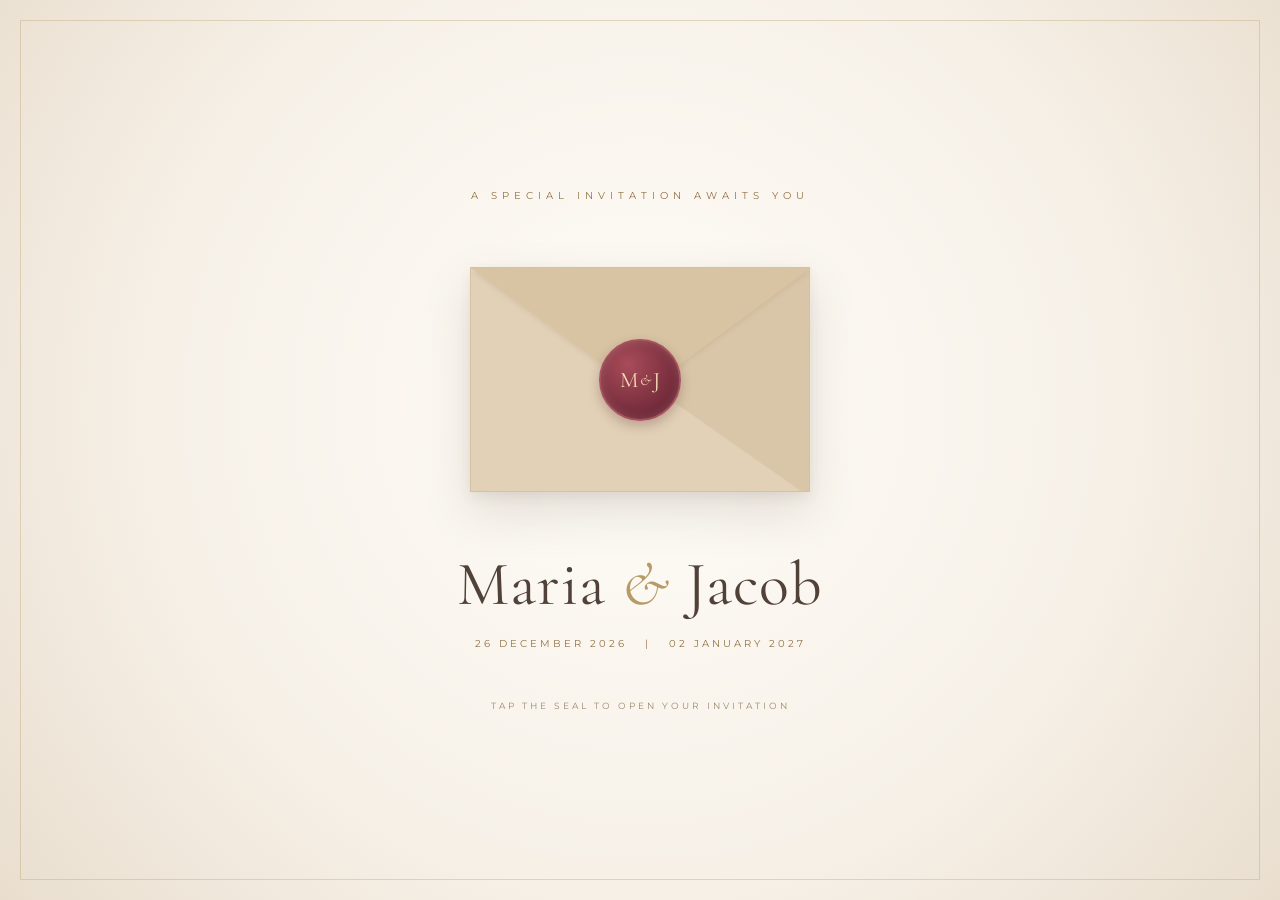
<file: index.html>
<!DOCTYPE html>
<html lang="en">

<head>
    <meta charset="UTF-8">
    <meta name="viewport" content="width=device-width, initial-scale=1.0">

    <title>Maria & Jacob | Wedding Invitation</title>

    <!-- Google Fonts -->
    <link rel="preconnect" href="https://fonts.googleapis.com">
    <link rel="preconnect" href="https://fonts.gstatic.com" crossorigin>

    <link href="https://fonts.googleapis.com/css2?family=Cormorant+Garamond:wght@400;500;600;700&family=Montserrat:wght@300;400;500&display=swap"
        rel="stylesheet">

    <!-- CSS -->
    <link rel="stylesheet" href="css/style.css">
    <link rel="stylesheet" href="css/envelope.css">
    <link rel="stylesheet" href="css/invitation.css">
    <link rel="stylesheet" href="css/responsive.css">

</head>

<body>

    <!-- BACKGROUND MUSIC -->

<audio id="weddingMusic" loop preload="none">

    <source src="assets/music/wedding-music.mp3" type="audio/mpeg">

    Your browser does not support audio playback.

</audio>


<!-- MUSIC CONTROL -->

<button id="musicToggle" class="music-toggle"
    aria-label="Pause wedding music"
    aria-pressed="true"
    title="Pause music">

    <span id="musicIcon">♫</span>

</button>

    <!-- ENVELOPE INTRODUCTION -->

    <main class="intro-screen">

        <div class="intro-content">

            <p class="intro-subtitle">
                A SPECIAL INVITATION AWAITS YOU
            </p>

            <div class="envelope-container">

                <div class="envelope" id="envelope">

    <div class="envelope-back"></div>

    <div class="envelope-letter" id="envelopeLetter">

        <div class="letter-preview">
            <span>THE WEDDING OF</span>
            <h2>Maria & Jacob</h2>
        </div>

    </div>

    <div class="envelope-front"></div>

    <div class="envelope-flap"></div>

    <button class="wax-seal" id="openInvitation"
        aria-label="Open wedding invitation">

        <span>M</span>
        <span class="seal-ampersand">&</span>
        <span>J</span>

    </button>

</div>

            </div>

            <h1 class="couple-names">
                Maria <span>&</span> Jacob
            </h1>

            <p class="intro-date">
                26 DECEMBER 2026 &nbsp; | &nbsp; 02 JANUARY 2027
            </p>

            <p class="tap-instruction">
                TAP THE SEAL TO OPEN YOUR INVITATION
            </p>

        </div>

    </main>

    <section class="invitation-screen" id="invitationScreen">

    <div class="invitation-card">

        <!-- Decorative Border -->

        <div class="card-inner-border"></div>

        <!-- Header -->

        <div class="card-header">

            <p class="card-eyebrow">
                TOGETHER WITH THEIR BELOVED FAMILIES
            </p>

            <div class="ornament">✦</div>

            <p class="invitation-heading">
                JOYFULLY INVITE YOU TO CELEBRATE
            </p>

        </div>


        <!-- Couple Names -->

        <div class="couple-section">

            <h1>Maria</h1>

            <span class="ampersand">&</span>

            <h1>Jacob</h1>

        </div>


        <!-- Introduction -->

        <div class="invitation-message">

            <p>
                As two hearts unite in love and commitment,
                we joyfully invite you to share in the beautiful
                celebrations of our engagement and wedding.
            </p>

            <p>
                Your presence and blessings would mean the world
                to us as we begin this wonderful journey together.
            </p>

        </div>


        <!-- Divider -->

        <div class="section-divider">
            <span>✦</span>
        </div>


        <!-- ENGAGEMENT INVITATION -->

<section class="event-section engagement-event">

    <div class="event-ornament">✦</div>

    <p class="event-label">THE ENGAGEMENT</p>

    <h2>26 December 2026</h2>

    <p class="event-time">11:45 AM</p>

    <p class="event-description">
        A beautiful beginning to a lifetime of togetherness.
    </p>


    <!-- VENUE CARDS -->

    <div class="venue-container">

        <!-- CHURCH -->

        <div class="venue-card">

            <div class="venue-icon">&#10013;&#65038;</div>

            <p class="venue-label">THE CEREMONY</p>

            <h3>St. Thomas Church</h3>

            <p class="venue-time">
                11:45 AM
            </p>

            <p class="venue-description">
                Join us as we celebrate our engagement
                in the presence of our families and loved ones.
            </p>

            <a
                href="https://www.google.com/maps/dir/?api=1&destination=St+Thomas+Church+Kottayam+Kerala"
                target="_blank"
                rel="noopener noreferrer"
                class="location-button">

                <span>&#8599;&#65038;</span>
                GET DIRECTIONS

            </a>

        </div>


        <!-- RECEPTION -->

        <div class="venue-card">

            <div class="venue-icon">❀</div>

            <p class="venue-label">THE RECEPTION</p>

            <h3>The Windsor Castle</h3>

            <p class="venue-time">
                1:00 PM
            </p>

            <p class="venue-description">
                Celebrate this special occasion with us
                over an afternoon of joy and happiness.
            </p>

            <a
                href="https://www.google.com/maps/dir/?api=1&destination=The+Windsor+Castle+Convention+Center+Kodimatha+Kottayam+Kerala"
                target="_blank"
                rel="noopener noreferrer"
                class="location-button">

                <span>&#8599;&#65038;</span>
                GET DIRECTIONS

            </a>

        </div>

    </div>

</section>


        <!-- Divider -->

        <div class="section-divider">
            <span>✦</span>
        </div>

        <!-- ==================================
        COUNTDOWN SECTION
        ================================== -->

<section class="countdown-section">

    <p class="countdown-heading">
        THE COUNTDOWN BEGINS
    </p>

    <div class="countdown-event">

        <p class="countdown-event-label">
            UNTIL WE CELEBRATE
        </p>

        <h3>Our Engagement</h3>

        <p class="countdown-date">
            26 DECEMBER 2026
        </p>

        <div class="countdown-timer" id="engagementCountdown">

            <div class="countdown-unit">
                <span id="eng-days">00</span>
                <small>DAYS</small>
            </div>

            <div class="countdown-unit">
                <span id="eng-hours">00</span>
                <small>HOURS</small>
            </div>

            <div class="countdown-unit">
                <span id="eng-minutes">00</span>
                <small>MINUTES</small>
            </div>

            <div class="countdown-unit">
                <span id="eng-seconds">00</span>
                <small>SECONDS</small>
            </div>

        </div>

    </div>
</section>



        <!-- WEDDING INVITATION -->

<section class="event-section wedding-event">

    <div class="event-ornament wedding-ornament">✦</div>

    <p class="event-label wedding-label">
        THE WEDDING
    </p>

    <h2>02 January 2027</h2>

    <p class="event-time">11:00 AM</p>

    <p class="event-description">
        With the blessings of God, we joyfully invite you
        to witness our union in Holy Matrimony.
    </p>


    <!-- WEDDING VENUE -->

    <div class="venue-container wedding-venue-container">

        <!-- CHURCH CEREMONY -->

        <div class="venue-card wedding-venue-card">

            <div class="venue-icon">&#10013;&#65038;</div>

            <p class="venue-label">HOLY MATRIMONY</p>

            <h3>
                St. John the Baptist's
                Syro Malabar Forane Church
            </h3>

            <p class="venue-time">
                11:00 AM
            </p>

            <p class="venue-description">

                Join us as we exchange our vows
                and begin our journey together
                with the blessings of God.

            </p>

            <a
                href="https://www.google.com/maps/dir/?api=1&destination=St+John+the+Baptist+Syro+Malabar+Forane+Church+Nedumkunnam+Kottayam&destination_place_id=ChIJd4p4pjMwBjsRne0aODjbTSo"
                target="_blank"
                rel="noopener noreferrer"
                class="location-button">

                <span>&#8599;&#65038;</span>
                GET DIRECTIONS

            </a>

        </div>


        <!-- RECEPTION -->

        <div class="venue-card wedding-venue-card">

            <div class="venue-icon">❀</div>

            <p class="venue-label">THE RECEPTION</p>

            <h3>
                St. John the Baptist's
                Church Auditorium
            </h3>

            <p class="venue-time">
                Reception to follow
            </p>

            <p class="venue-description">

                We warmly invite you to join us
                for the celebration and share
                in our happiness.

            </p>

            <a
                href="https://www.google.com/maps/dir/?api=1&destination=St+John+the+Baptist+Church+Auditorium+Nedumkunnam&destination_place_id=ChIJqVVaNTUxBjsRbwVrY7azapg"
                target="_blank"
                rel="noopener noreferrer"
                class="location-button">

                <span>&#8599;&#65038;</span>
                GET DIRECTIONS

            </a>

        </div>

    </div>

</section>

<!-- ==================================
        COUNTDOWN SECTION
        ================================== -->

<section class="countdown-section">

    <p class="countdown-heading">
        THE COUNTDOWN BEGINS
    </p>

    <div class="countdown-event">

        <p class="countdown-event-label">
            UNTIL WE SAY I DO
        </p>

        <h3>Our Wedding</h3>

        <p class="countdown-date">
            02 JANUARY 2027
        </p>

        <div class="countdown-timer" id="weddingCountdown">

            <div class="countdown-unit">
                <span id="wed-days">00</span>
                <small>DAYS</small>
            </div>

            <div class="countdown-unit">
                <span id="wed-hours">00</span>
                <small>HOURS</small>
            </div>

            <div class="countdown-unit">
                <span id="wed-minutes">00</span>
                <small>MINUTES</small>
            </div>

            <div class="countdown-unit">
                <span id="wed-seconds">00</span>
                <small>SECONDS</small>
            </div>

        </div>

    </div>
</section>



        <!-- Closing -->

        <div class="card-footer">

    <div class="ornament">✦</div>

    <p>
        TWO HEARTS, ONE BEAUTIFUL JOURNEY
    </p>

    <h3>Maria & Jacob</h3>

    <p class="footer-note">

        Your presence, prayers and blessings
        will make our celebrations even more special.

    </p>

    <div class="closing-ornament" aria-hidden="true"></div>

</div>

    </div>

</section>


    <!-- JAVASCRIPT -->

    <script src="js/envelope.js"></script>
    <script src="js/countdown.js"></script>
    <script src="js/script.js"></script>

</body>

</html>
</file>
<file: css/style.css>
/* ==================================
   GLOBAL RESET
================================== */

* {
    margin: 0;
    padding: 0;
    box-sizing: border-box;
}

html {
    scroll-behavior: smooth;
}

body {
    min-height: 100vh;
    font-family: 'Montserrat', sans-serif;

    background-color: #f6f0e7;

    color: #514239;

    overflow-x: hidden;
}

button {
    font: inherit;
}

/* ==================================
   COLOR VARIABLES
================================== */

:root {

    --ivory: #f6f0e7;

    --champagne: #e9dcc7;

    --gold: #b89a67;

    --dark-gold: #927346;

    --burgundy: #762d3c;

    --dark-brown: #514239;

    --cream: #fffaf2;

    --serif: 'Cormorant Garamond', serif;

    --sans: 'Montserrat', sans-serif;

}

/* ==================================
   BACKGROUND MUSIC CONTROL
================================== */

.music-toggle {

    position: fixed;

    bottom: 25px;

    right: 25px;

    width: 48px;

    height: 48px;

    border-radius: 50%;

    border: 1px solid var(--gold);

    background: var(--cream);

    color: var(--burgundy);

    font-size: 23px;

    display: flex;

    align-items: center;

    justify-content: center;

    cursor: pointer;

    opacity: 0;

    visibility: hidden;

    transform: scale(0.8);

    transition: all 0.4s ease;

    z-index: 100;

    box-shadow: 0 4px 15px rgba(60, 40, 20, 0.12);

}

.music-toggle.visible {

    opacity: 1;

    visibility: visible;

    transform: scale(1);

}

.music-toggle:hover {

    background: var(--burgundy);

    color: white;

}

.music-toggle.paused {

    background: #eee5d8;

    color: #897456;

}
</file>
<file: css/envelope.css>
/* ==================================
   INTRO SCREEN
================================== */

.intro-screen {

    min-height: 100vh;

    display: flex;

    justify-content: center;

    align-items: center;

    padding: 40px 20px;

    text-align: center;

    position: relative;

    overflow: hidden;

    background:

        radial-gradient(
            circle at 50% 45%,
            #fffdf8 0%,
            #f6f0e7 60%,
            #e9dece 100%
        );

}

/* Decorative background border */

.intro-screen::before {

    content: "";

    position: absolute;

    inset: 20px;

    border: 1px solid rgba(184, 154, 103, 0.35);

    pointer-events: none;

}

/* ==================================
   INTRO CONTENT
================================== */

.intro-content {

    position: relative;

    z-index: 2;

    width: 100%;

    max-width: 650px;

}

.intro-subtitle {

    font-size: 10px;

    letter-spacing: 5px;

    color: var(--dark-gold);

    margin-bottom: 65px;

}

/* ==================================
   ENVELOPE
================================== */

.envelope-container {

    display: flex;

    justify-content: center;

    align-items: center;

    margin-bottom: 55px;

}

.envelope {

    position: relative;

    width: 340px;

    height: 225px;

    background: var(--champagne);

    border: 1px solid #d5c2a6;

    box-shadow:

        0 20px 45px rgba(80, 60, 40, 0.15),

        0 5px 12px rgba(80, 60, 40, 0.08);

    animation: envelopeFloat 4s ease-in-out infinite;

}

/* Back */

.envelope-back {

    position: absolute;

    inset: 0;

    background: #e9dcc7;

}

/* Letter */

.envelope-letter {

    position: absolute;

    width: 88%;

    height: 88%;

    background: var(--cream);

    left: 6%;

    top: 6%;

    border: 1px solid #dfd1ba;

}

/* Front folds */

.envelope-front {

    position: absolute;

    inset: 0;

    background:

        linear-gradient(
            145deg,
            transparent 49.5%,
            #d9c6a8 50%
        );

    z-index: 3;

}

.envelope-front::after {

    content: "";

    position: absolute;

    inset: 0;

    background:

        linear-gradient(
            215deg,
            transparent 49.5%,
            #e2d1b7 50%
        );

}

/* Top flap */

.envelope-flap {

    position: absolute;

    top: 0;

    left: 0;

    width: 0;

    height: 0;

    border-left: 170px solid transparent;

    border-right: 170px solid transparent;

    border-top: 125px solid #d8c3a3;

    z-index: 4;

    filter: drop-shadow(
        0 3px 2px rgba(100, 70, 40, 0.08)
    );

}

/* ==================================
   WAX SEAL
================================== */

.wax-seal {

    position: absolute;

    top: 50%;

    left: 50%;

    transform: translate(-50%, -50%);

    width: 82px;

    height: 82px;

    border-radius: 50%;

    border: 2px solid #a6535e;

    background:

        radial-gradient(
            circle at 35% 30%,
            #a84b59,
            #762d3c 65%,
            #57202c
        );

    color: #f5dfb5;

    display: flex;

    justify-content: center;

    align-items: center;

    gap: 2px;

    font-family: var(--serif);

    font-size: 22px;

    z-index: 5;

    cursor: pointer;

    box-shadow:

        0 5px 12px rgba(70, 20, 30, 0.25),

        inset 0 0 8px rgba(255, 255, 255, 0.15);

    transition: transform 0.3s ease;

}

.wax-seal:hover {

    transform: translate(-50%, -50%) scale(1.08);

}

.seal-ampersand {

    font-size: 15px;

    font-style: italic;

}

/* ==================================
   COUPLE NAMES
================================== */

.couple-names {

    font-family: var(--serif);

    font-size: 62px;

    font-weight: 400;

    color: var(--dark-brown);

    letter-spacing: 1px;

}

.couple-names span {

    font-style: italic;

    color: var(--gold);

}

.intro-date {

    margin-top: 15px;

    font-size: 10px;

    letter-spacing: 3px;

    color: var(--dark-gold);

}

/* ==================================
   INSTRUCTION
================================== */

.tap-instruction {

    margin-top: 50px;

    font-size: 9px;

    letter-spacing: 3px;

    color: #9c896d;

    animation: instructionPulse 2s infinite;

}

/* ==================================
   ANIMATIONS
================================== */

@keyframes envelopeFloat {

    0%, 100% {

        transform: translateY(0);

    }

    50% {

        transform: translateY(-8px);

    }

}

@keyframes instructionPulse {

    0%, 100% {

        opacity: 0.5;

    }

    50% {

        opacity: 1;

    }

}

/* ==================================
   ENVELOPE 3D ANIMATION
================================== */

.envelope {

    perspective: 1000px;

    transform-style: preserve-3d;

    transition: opacity 0.8s ease,
                transform 0.8s ease;

}

/* Envelope flap */

.envelope-flap {

    transform-origin: top center;

    transform: rotateX(0deg);

    transition: transform 0.9s ease;

    backface-visibility: visible;

}

/* Letter movement */

.envelope-letter {

    z-index: 2;

    transition:

        transform 1.2s ease,

        opacity 0.8s ease;

}

/* Wax seal transition */

.wax-seal {

    transition:

        transform 0.5s ease,

        opacity 0.5s ease;

}

/* ==================================
   OPENING STATE
================================== */

.envelope.opening .wax-seal {

    transform: translate(-50%, -50%) scale(1.8);

    opacity: 0;

    pointer-events: none;

}

.envelope.opening .envelope-flap {

    transform: rotateX(180deg);

    z-index: 1;

}

.envelope.opening .envelope-letter {

    transform: translateY(-150px);

    z-index: 6;

}

/* Envelope fades away */

.envelope.opened {

    opacity: 0;

    transform: translateY(100px) scale(0.85);

    pointer-events: none;

}

/* ==================================
   INVITATION TRANSITION
================================== */

/* ==================================
   INVITATION TRANSITION
================================== */

.invitation-screen {

    position: fixed;

    inset: 0;

    display: flex;

    justify-content: center;

    align-items: flex-start;

    overflow-y: auto;

    background: var(--ivory);

    opacity: 0;

    visibility: hidden;

    pointer-events: none;

    transition: opacity 1.2s ease;

    z-index: 10;

}

.invitation-screen.active {

    opacity: 1;

    visibility: visible;

    pointer-events: auto;

}

.invitation-placeholder {

    text-align: center;

    padding: 25px;

}

.invitation-placeholder h1 {

    font-family: var(--serif);

    font-size: clamp(45px, 8vw, 85px);

    font-weight: 400;

    color: var(--dark-brown);

    margin: 25px 0;

}

.invitation-placeholder p {

    font-size: 10px;

    letter-spacing: 4px;

    color: var(--dark-gold);

}

.intro-screen {

    transition: opacity 1.2s ease;

}
</file>
<file: css/invitation.css>
/* ==================================
   INVITATION SCREEN
================================== */

.invitation-screen {

    justify-content: center;

    padding: 45px 20px;

    background:

        radial-gradient(
            circle at center,
            #fffdf8,
            #eee5d8
        );

}

.invitation-screen.active {

    opacity: 1;

    visibility: visible;

}


/* ==================================
   INVITATION CARD
================================== */

.invitation-card {

    position: relative;

    width: 100%;

    max-width: 680px;

    min-height: 1050px;

    padding: 90px 75px;

    background:

        linear-gradient(
            135deg,
            #fffdf8,
            #f8f1e7
        );

    border: 1px solid #d7c39e;

    box-shadow:

        0 20px 60px rgba(65, 45, 25, 0.13),

        0 4px 12px rgba(65, 45, 25, 0.06);

    text-align: center;

    color: var(--dark-brown);

}


/* Inner Border */

.card-inner-border {

    position: absolute;

    inset: 14px;

    border: 1px solid rgba(184, 154, 103, 0.55);

    pointer-events: none;

}


/* ==================================
   HEADER
================================== */

.card-header {

    margin-bottom: 45px;

}

.card-eyebrow {

    font-size: 9px;

    letter-spacing: 3px;

    color: var(--dark-gold);

    line-height: 2;

}

.ornament {

    font-size: 24px;

    color: var(--gold);

    margin: 25px 0;

}

.invitation-heading {

    font-size: 10px;

    letter-spacing: 2px;

    color: #897456;

}


/* ==================================
   COUPLE NAMES
================================== */

.couple-section {

    margin: 35px 0;

}

.couple-section h1 {

    font-family: var(--serif);

    font-size: clamp(55px, 9vw, 85px);

    font-weight: 400;

    line-height: 0.95;

    color: #514239;

}

.ampersand {

    display: block;

    font-family: var(--serif);

    font-size: 43px;

    font-style: italic;

    color: var(--gold);

    margin: 15px 0;

}


/* ==================================
   INVITATION MESSAGE
================================== */

.invitation-message {

    max-width: 440px;

    margin: 40px auto;

    font-size: 12px;

    font-weight: 300;

    line-height: 2.2;

    color: #74675b;

}

.invitation-message p + p {

    margin-top: 15px;

}


/* ==================================
   DIVIDERS
================================== */

.section-divider {

    display: flex;

    justify-content: center;

    align-items: center;

    gap: 20px;

    margin: 35px 0;

    color: var(--gold);

    font-size: 20px;

}

.section-divider::before,
.section-divider::after {

    content: "";

    width: 65px;

    height: 1px;

    background: #d7c39e;

}


/* ==================================
   EVENT SECTIONS
================================== */

.event-section {

    padding: 15px 0;

}

.event-label {

    font-size: 10px;

    letter-spacing: 4px;

    color: var(--dark-gold);

    margin-bottom: 18px;

}

.event-section h2 {

    font-family: var(--serif);

    font-size: 34px;

    font-weight: 500;

    color: #514239;

}

.event-time {

    font-family: var(--serif);

    font-size: 24px;

    margin-top: 8px;

    color: var(--dark-gold);

}

.event-description {

    font-size: 11px;

    letter-spacing: 1px;

    margin-top: 12px;

    color: #827365;

}


/* ==================================
   FOOTER
================================== */

.card-footer {

    margin-top: 50px;

}

.card-footer > p:first-of-type {

    font-size: 9px;

    letter-spacing: 3px;

    color: var(--dark-gold);

}

.card-footer h3 {

    font-family: var(--serif);

    font-size: 37px;

    font-weight: 400;

    margin: 20px 0;

}

.footer-note {

    font-size: 11px;

    font-style: italic;

    color: #897d70;

}

/* ==================================
   ENGAGEMENT EVENT
================================== */

.engagement-event {

    margin-top: 45px;

}

.event-ornament {

    color: var(--gold);

    font-size: 24px;

    margin-bottom: 15px;

}


/* ==================================
   VENUE CONTAINER
================================== */

.venue-container {

    display: grid;

    grid-template-columns: repeat(2, minmax(0, 1fr));

    gap: 18px;

    margin-top: 45px;

}


/* ==================================
   VENUE CARD
================================== */

.venue-card {

    padding: 30px 18px;

    background: rgba(255, 255, 255, 0.55);

    border: 1px solid rgba(184, 154, 103, 0.45);

    transition:

        transform 0.3s ease,

        box-shadow 0.3s ease;

}

.venue-card:hover {

    transform: translateY(-5px);

    box-shadow: 0 10px 25px rgba(80, 60, 40, 0.08);

}


/* ==================================
   VENUE ICON
================================== */

.venue-icon {

    font-size: 28px;

    color: var(--gold);

    margin-bottom: 18px;

}

.venue-label {

    font-size: 9px;

    letter-spacing: 2px;

    color: var(--dark-gold);

    margin-bottom: 14px;

}

.venue-card h3 {

    font-family: var(--serif);

    font-size: 25px;

    font-weight: 500;

    line-height: 1.2;

    color: var(--dark-brown);

}

.venue-time {

    font-family: var(--serif);

    font-size: 21px;

    color: var(--dark-gold);

    margin-top: 10px;

}

.venue-description {

    font-size: 10px;

    line-height: 1.9;

    color: #827365;

    margin: 18px 0 22px;

}


/* ==================================
   MAP BUTTON
================================== */

.location-button {

    display: inline-block;

    padding: 12px 14px;

    border: 1px solid var(--gold);

    color: var(--dark-gold);

    text-decoration: none;

    font-size: 8px;

    letter-spacing: 1px;

    transition: all 0.3s ease;

}

.location-button span {

    font-size: 13px;

    margin-right: 5px;

}

.location-button:hover {

    background: var(--dark-gold);

    color: white;

}

/* ==================================
   WEDDING EVENT
================================== */

.wedding-event {

    margin-top: 65px;

    padding-top: 35px;

    border-top: 1px solid rgba(184, 154, 103, 0.3);

}

.wedding-ornament {

    color: var(--burgundy);

}

.wedding-label {

    color: var(--burgundy);

}

/* Wedding venue cards */

.wedding-venue-container {

    margin-top: 45px;

}

.wedding-venue-card {

    background:

        linear-gradient(
            145deg,
            rgba(255, 255, 255, 0.75),
            rgba(247, 238, 226, 0.85)
        );

    border-color: rgba(118, 45, 60, 0.25);

}

.wedding-venue-card .venue-icon {

    color: var(--burgundy);

}

.wedding-venue-card .venue-label {

    color: var(--burgundy);

}

.wedding-venue-card .venue-time {

    color: var(--burgundy);

}

/* Wedding location buttons */

.wedding-venue-card .location-button {

    border-color: var(--burgundy);

    color: var(--burgundy);

}

.wedding-venue-card .location-button:hover {

    background: var(--burgundy);

    color: white;

}

/* ==================================
   CLOSING ORNAMENT
================================== */

.closing-ornament {
    position: relative;
    width: 140px;
    height: 1px;
    margin: 38px auto 10px;
    background: rgba(184, 154, 103, 0.55);
}

.closing-ornament::after {
    content: "";
    position: absolute;
    width: 9px;
    height: 9px;
    background: var(--gold);
    left: 50%;
    top: 50%;
    transform: translate(-50%, -50%) rotate(45deg);
}

/* ==================================
   COUNTDOWN SECTION
================================== */

.countdown-section {

    margin: 45px 0;

    padding: 35px 15px;

    background: rgba(233, 220, 199, 0.25);

    border-top: 1px solid rgba(184, 154, 103, 0.35);

    border-bottom: 1px solid rgba(184, 154, 103, 0.35);

}

.countdown-heading {

    font-size: 9px;

    letter-spacing: 3px;

    color: var(--dark-gold);

    margin-bottom: 35px;

}


/* Event headings */

.countdown-event h3 {

    font-family: var(--serif);

    font-size: 36px;

    font-weight: 400;

    color: var(--dark-brown);

    margin: 12px 0;

}

.countdown-event-label {

    font-size: 9px;

    letter-spacing: 2px;

    color: var(--dark-gold);

}

.countdown-date {

    font-size: 9px;

    letter-spacing: 2px;

    color: #8b7962;

    margin-bottom: 25px;

}


/* Timer layout */

.countdown-timer {

    display: flex;

    justify-content: center;

    gap: 22px;

    flex-wrap: wrap;

}

.countdown-unit {

    display: flex;

    flex-direction: column;

    align-items: center;

    min-width: 55px;

}

.countdown-unit span {

    font-family: var(--serif);

    font-size: 38px;

    color: var(--burgundy);

    font-weight: 500;

}

.countdown-unit small {

    font-size: 8px;

    letter-spacing: 1.5px;

    color: var(--dark-gold);

    margin-top: 5px;

}


/* Divider */

.countdown-divider {

    color: var(--gold);

    margin: 35px 0;

    font-size: 20px;

}

.event-started {

    font-family: var(--serif);

    font-size: 24px;

    font-style: italic;

    color: var(--burgundy);

    padding: 15px;

}

/* ==================================
   INVITATION ENTRANCE ANIMATION
================================== */

.invitation-card {

    opacity: 0;

    transform: translateY(30px);

}

.invitation-screen.active .invitation-card {

    animation: invitationAppear 1.2s ease both;

}

@keyframes invitationAppear {

    from {

        opacity: 0;

        transform: translateY(30px);

    }

    to {

        opacity: 1;

        transform: translateY(0);

    }

}


/* ==================================
   EVENT ANIMATIONS
================================== */

.venue-card {

    animation: venueAppear 0.9s ease both;

}

.venue-card:nth-child(2) {

    animation-delay: 0.2s;

}

@keyframes venueAppear {

    from {

        opacity: 0;

        transform: translateY(20px);

    }

    to {

        opacity: 1;

        transform: translateY(0);

    }

}


/* ==================================
   DECORATIVE ORNAMENTS
================================== */

.ornament,
.event-ornament,
.closing-ornament {

    animation: ornamentFloat 4s ease-in-out infinite;

}

@keyframes ornamentFloat {

    0%, 100% {

        transform: translateY(0);

    }

    50% {

        transform: translateY(-4px);

    }

}
</file>
<file: css/responsive.css>
/* ==================================
   TABLETS
================================== */

@media (max-width: 768px) {

    .intro-screen::before {

        inset: 14px;

    }

    .intro-subtitle {

        font-size: 9px;

        letter-spacing: 3px;

        margin-bottom: 55px;

    }

    .envelope {

        width: 290px;

        height: 195px;

    }

    .envelope-flap {

        border-left-width: 145px;

        border-right-width: 145px;

        border-top-width: 105px;

    }

    .couple-names {

        font-size: 52px;

    }

}

/* ==================================
   MOBILE PHONES
================================== */

@media (max-width: 480px) {

    .intro-screen {

        padding: 35px 15px;

    }

    .intro-subtitle {

        font-size: 8px;

        letter-spacing: 2.5px;

        margin-bottom: 45px;

    }

    .envelope {

        width: min(270px, 82vw);

        height: auto;

        aspect-ratio: 340 / 225;

    }

    .envelope-flap {

        border-left-width: calc(min(270px, 82vw) / 2);

        border-right-width: calc(min(270px, 82vw) / 2);

        border-top-width: calc(min(270px, 82vw) * 0.3676);

    }

    .wax-seal {

        width: 68px;

        height: 68px;

        font-size: 19px;

    }

    .couple-names {

        font-size: clamp(42px, 12vw, 52px);

    }

    .intro-date {

        font-size: 8px;

        letter-spacing: 1.5px;

        line-height: 2;

    }

    .tap-instruction {

        font-size: 8px;

        letter-spacing: 2px;

        margin-top: 40px;

    }

}

/* ==================================
   INVITATION RESPONSIVENESS
================================== */

@media (max-width: 768px) {

    .invitation-screen {

        padding: 25px 15px;

    }

    .invitation-card {

        padding: 75px 45px;

        min-height: auto;

    }

}

@media (max-width: 480px) {

    .invitation-screen {

        padding: 15px 10px;

    }

    .invitation-card {

        padding: 65px 25px;

        min-height: auto;

    }

    .card-inner-border {

        inset: 9px;

    }

    .card-eyebrow {

        font-size: 8px;

        letter-spacing: 1.5px;

    }

    .invitation-heading {

        font-size: 8px;

        letter-spacing: 1px;

    }

    .invitation-message {

        font-size: 11px;

        line-height: 2;

    }

    .event-section h2 {

        font-size: 29px;

    }

    .event-time {

        font-size: 21px;

    }

    .card-footer h3 {

        font-size: 31px;

    }

}

/* ==================================
   VENUE RESPONSIVENESS
================================== */

@media (max-width: 768px) {

    .venue-container {

        gap: 12px;

    }

    .venue-card {

        padding: 25px 12px;

    }

}

@media (max-width: 480px) {

    .venue-container {

        grid-template-columns: 1fr;

        gap: 18px;

        margin-top: 35px;

    }

    .venue-card {

        padding: 30px 22px;

    }

    .venue-card h3 {

        font-size: 27px;

    }

    .venue-description {

        font-size: 11px;

    }

    .location-button {

        font-size: 9px;

        padding: 13px 18px;

    }

}

/* ==================================
   COUNTDOWN RESPONSIVENESS
================================== */

@media (max-width: 480px) {

    .countdown-section {

        padding: 30px 8px;

    }

    .countdown-event h3 {

        font-size: 32px;

    }

    .countdown-timer {

        gap: 12px;

    }

    .countdown-unit {

        min-width: 48px;

    }

    .countdown-unit span {

        font-size: 32px;

    }

    .countdown-unit small {

        font-size: 7px;

    }

}

/* ==================================
   MOBILE MUSIC CONTROL
================================== */

@media (max-width: 480px) {

    .music-toggle {

        width: 42px;

        height: 42px;

        bottom: 18px;

        right: 18px;

        font-size: 20px;

    }

}

/* ==================================
   PHASE 9 — MOBILE POLISH
================================== */

@media (max-width: 480px) {

    /* Invitation card */

    .invitation-card {
        padding: 50px 22px;
    }

    /* Header spacing */

    .card-header {
        margin-bottom: 32px;
    }

    .ornament {
        margin: 20px 0;
    }

    /* Couple names */

    .couple-section {
        margin: 25px 0;
    }

    .couple-section h1 {
        font-size: 58px;
        line-height: 1;
    }

    .ampersand {
        margin: 10px 0;
    }

    /* Introduction */

    .invitation-message {
        margin: 28px auto;
        font-size: 12px;
        line-height: 1.9;
        color: #6e6054;
    }

    .invitation-message p + p {
        margin-top: 12px;
    }

    /* Venue descriptions */

    .venue-description {
        font-size: 12px;
        line-height: 1.8;
    }

    /* Closing section */

    .card-footer {
        margin-top: 38px;
    }

    /* Music control */

    .music-toggle {
        width: 40px;
        height: 40px;
        right: 12px;
        bottom: 14px;
        font-size: 18px;
    }

}

/* ==================================
   PHASE 9.3 — EVENT FLOW REFINEMENT
================================== */

@media (max-width: 480px) {

    .countdown-section {
        margin: 32px 0;
    }

    .wedding-event {
        margin-top: 38px;
        padding-top: 25px;
    }

    .wedding-venue-container {
        margin-top: 30px;
    }

}
</file>
